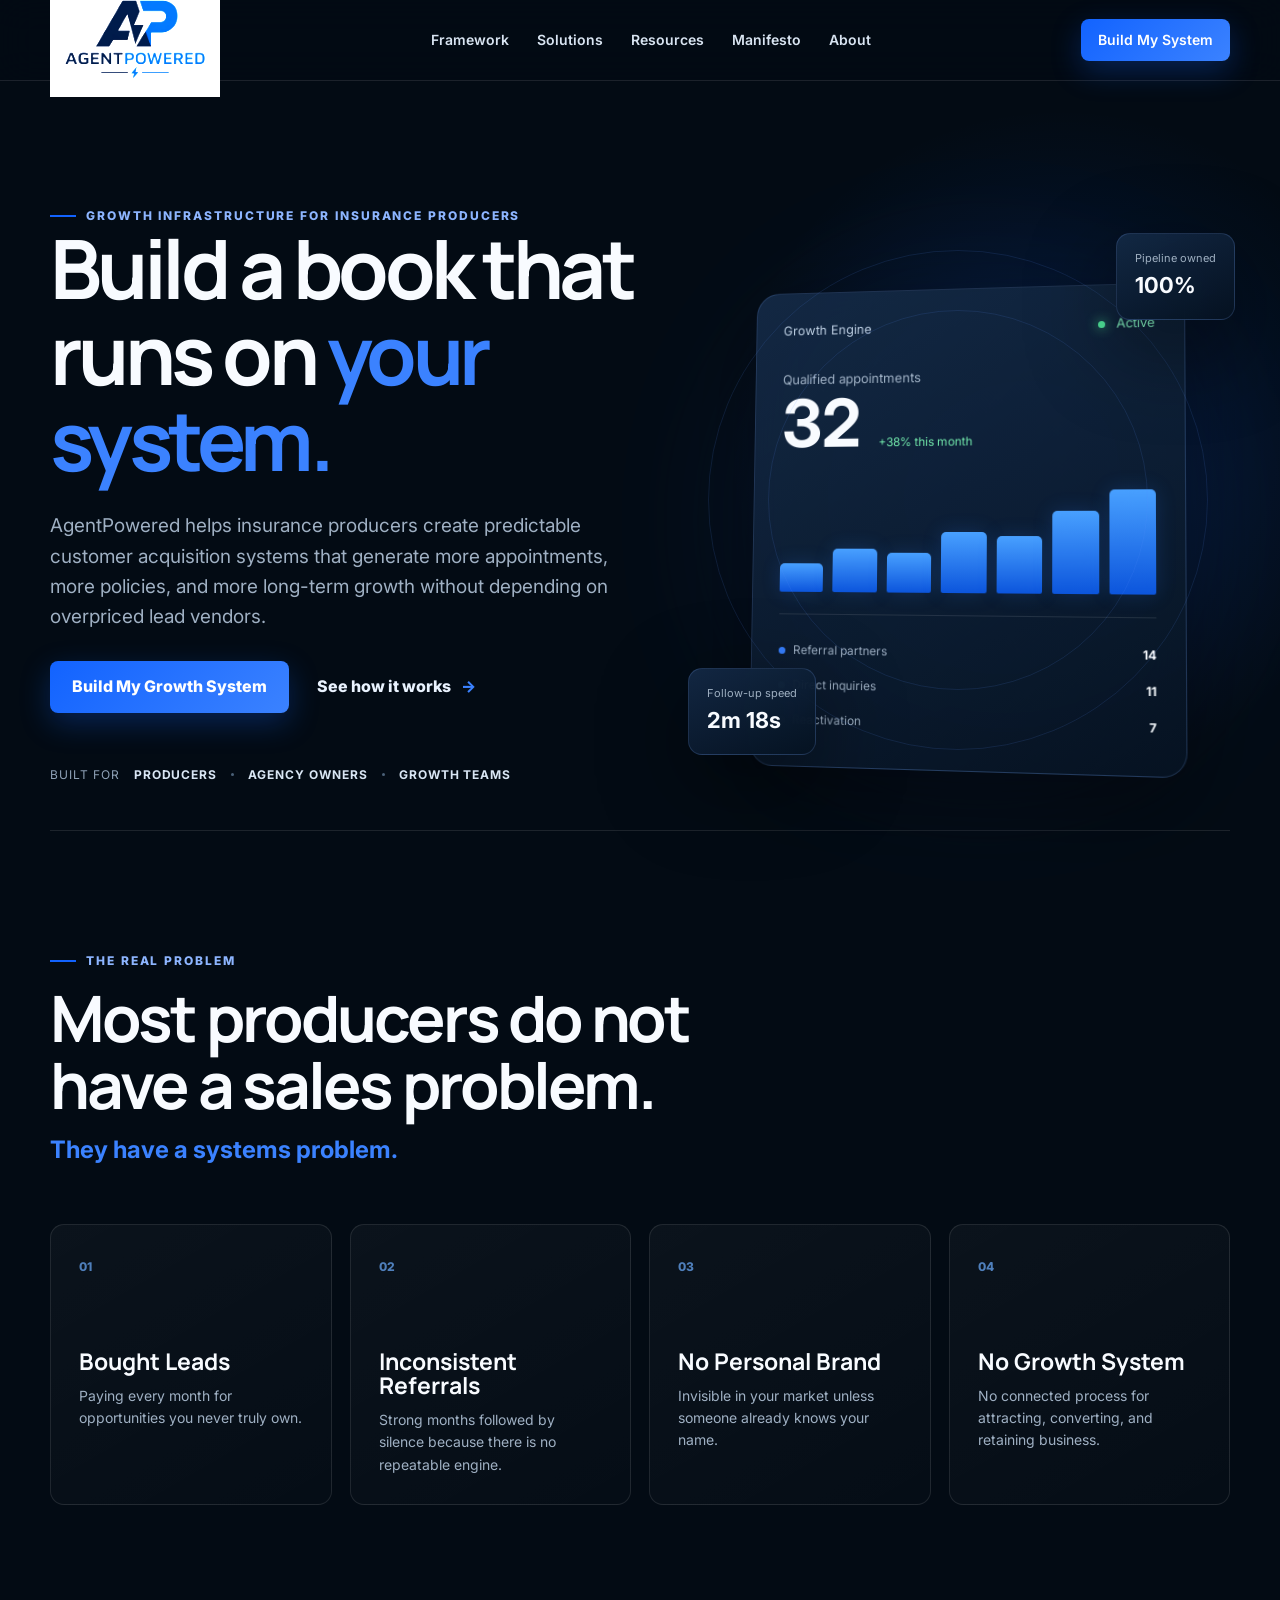
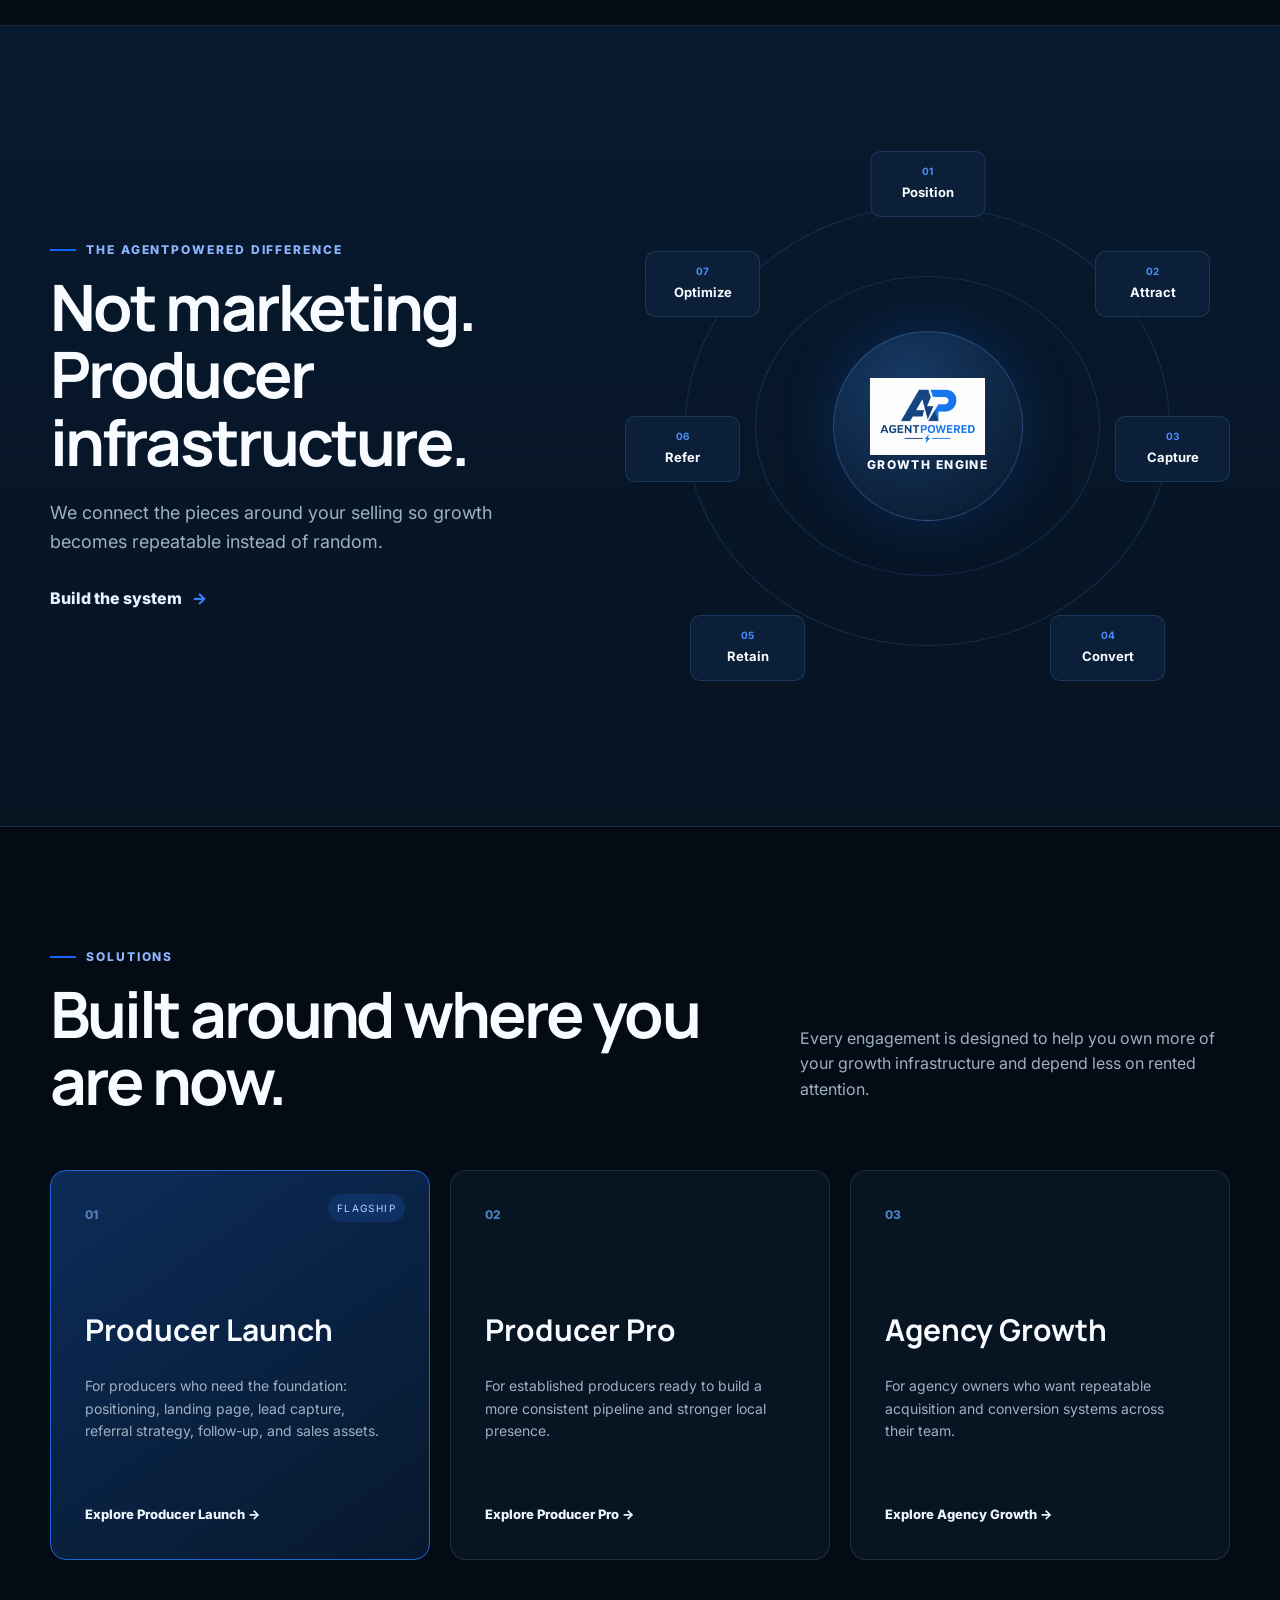
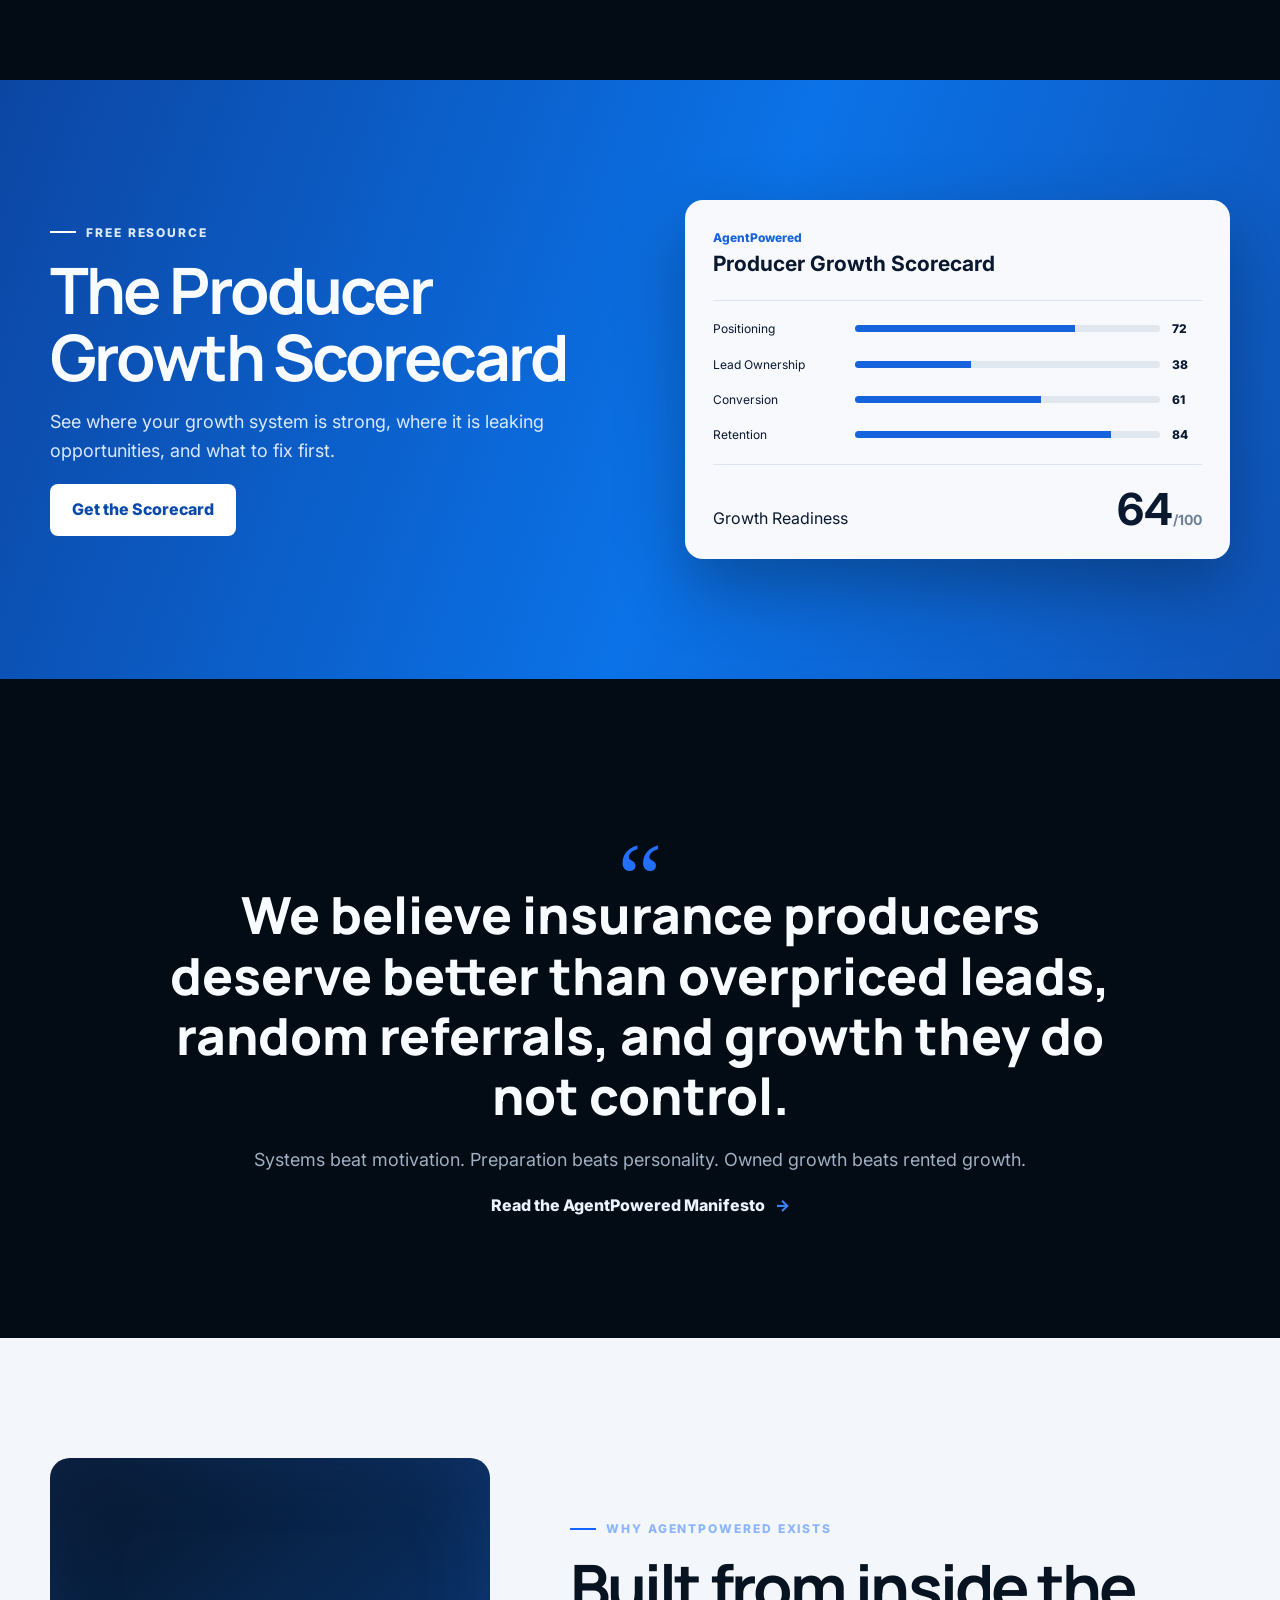
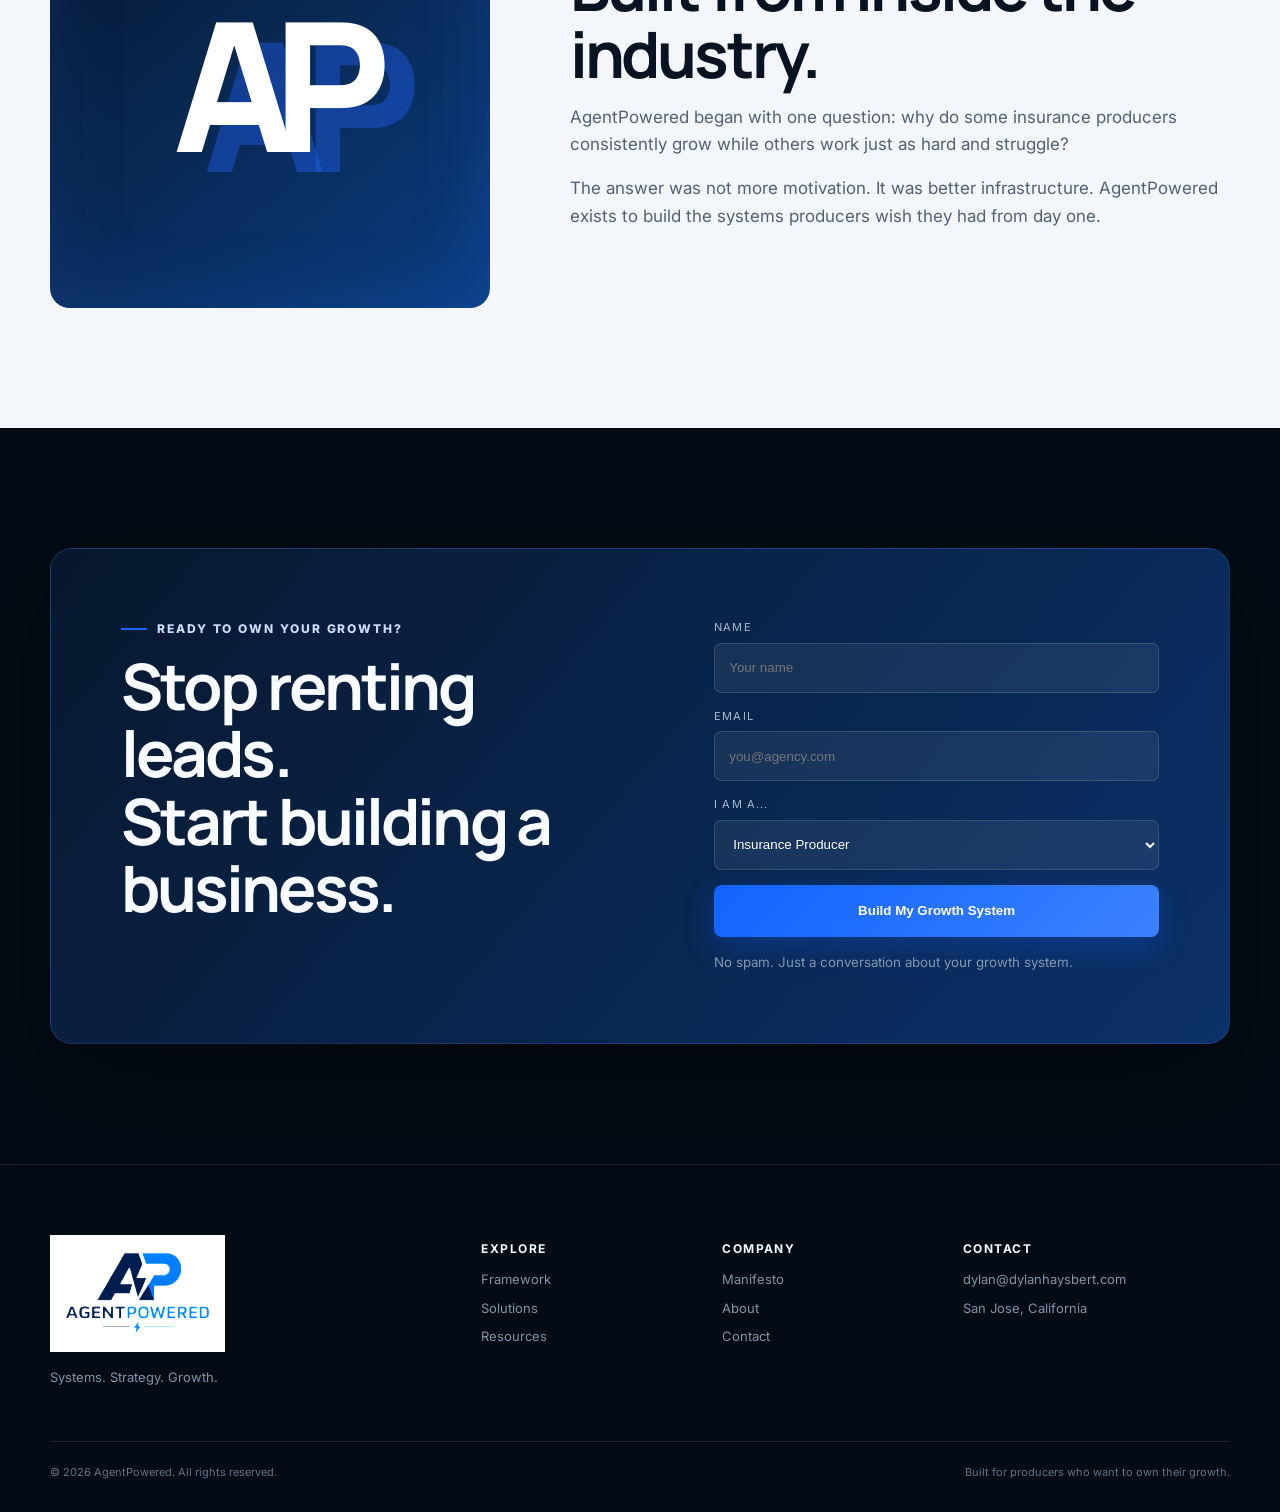
<file: index.html>
<!DOCTYPE html>
<html lang="en">
<head>
  <meta charset="UTF-8" />
  <meta name="viewport" content="width=device-width, initial-scale=1.0" />
  <title>AgentPowered | Growth Systems for Insurance Producers</title>
  <meta name="description" content="AgentPowered helps insurance producers build predictable customer acquisition systems that generate appointments, policies, referrals, and long-term growth." />
  <link rel="preconnect" href="https://fonts.googleapis.com">
  <link rel="preconnect" href="https://fonts.gstatic.com" crossorigin>
  <link href="https://fonts.googleapis.com/css2?family=Inter:wght@400;500;600;700;800&family=Manrope:wght@600;700;800&display=swap" rel="stylesheet">
  <link rel="stylesheet" href="styles.css" />
</head>
<body>
  <div class="site-shell">
    <header class="nav-wrap">
      <nav class="nav container" aria-label="Primary navigation">
        <a class="brand" href="#top" aria-label="AgentPowered home">
          <img src="assets/agentpowered-logo.png" alt="AgentPowered" />
        </a>
        <button class="menu-toggle" aria-label="Open menu" aria-expanded="false"><span></span><span></span></button>
        <div class="nav-links">
          <a href="#framework">Framework</a>
          <a href="#solutions">Solutions</a>
          <a href="#resources">Resources</a>
          <a href="#manifesto">Manifesto</a>
          <a href="#about">About</a>
        </div>
        <a class="button button-small" href="#contact">Build My System</a>
      </nav>
    </header>

    <main id="top">
      <section class="hero container">
        <div class="hero-copy reveal">
          <div class="eyebrow"><span></span> Growth infrastructure for insurance producers</div>
          <h1>Build a book that runs on <em>your system.</em></h1>
          <p>AgentPowered helps insurance producers create predictable customer acquisition systems that generate more appointments, more policies, and more long-term growth without depending on overpriced lead vendors.</p>
          <div class="hero-actions">
            <a class="button" href="#contact">Build My Growth System</a>
            <a class="text-link" href="#framework">See how it works <span>→</span></a>
          </div>
          <div class="trust-row">
            <span>Built for</span>
            <strong>Producers</strong><i></i><strong>Agency Owners</strong><i></i><strong>Growth Teams</strong>
          </div>
        </div>
        <div class="hero-visual reveal delay-1">
          <div class="glow"></div>
          <div class="dashboard-card main-card">
            <div class="card-top"><span>Growth Engine</span><span class="live"><b></b> Active</span></div>
            <div class="metric"><small>Qualified appointments</small><strong>32</strong><span>+38% this month</span></div>
            <div class="bars" aria-hidden="true">
              <i style="height:25%"></i><i style="height:38%"></i><i style="height:34%"></i><i style="height:52%"></i><i style="height:49%"></i><i style="height:70%"></i><i style="height:88%"></i>
            </div>
            <div class="source-list">
              <div><span><b class="dot blue"></b>Referral partners</span><strong>14</strong></div>
              <div><span><b class="dot cyan"></b>Direct inquiries</span><strong>11</strong></div>
              <div><span><b class="dot white"></b>Reactivation</span><strong>7</strong></div>
            </div>
          </div>
          <div class="dashboard-card float-card one"><small>Pipeline owned</small><strong>100%</strong></div>
          <div class="dashboard-card float-card two"><small>Follow-up speed</small><strong>2m 18s</strong></div>
          <div class="orbit orbit-one"></div><div class="orbit orbit-two"></div>
        </div>
      </section>

      <section class="problem section container">
        <div class="section-heading reveal">
          <div class="eyebrow"><span></span> The real problem</div>
          <h2>Most producers do not have a sales problem.</h2>
          <p>They have a systems problem.</p>
        </div>
        <div class="problem-grid">
          <article class="problem-card reveal"><span>01</span><h3>Bought Leads</h3><p>Paying every month for opportunities you never truly own.</p></article>
          <article class="problem-card reveal delay-1"><span>02</span><h3>Inconsistent Referrals</h3><p>Strong months followed by silence because there is no repeatable engine.</p></article>
          <article class="problem-card reveal delay-2"><span>03</span><h3>No Personal Brand</h3><p>Invisible in your market unless someone already knows your name.</p></article>
          <article class="problem-card reveal delay-3"><span>04</span><h3>No Growth System</h3><p>No connected process for attracting, converting, and retaining business.</p></article>
        </div>
      </section>

      <section id="framework" class="framework section">
        <div class="container framework-grid">
          <div class="framework-copy reveal">
            <div class="eyebrow"><span></span> The AgentPowered difference</div>
            <h2>Not marketing. <br>Producer infrastructure.</h2>
            <p>We connect the pieces around your selling so growth becomes repeatable instead of random.</p>
            <a class="text-link" href="#contact">Build the system <span>→</span></a>
          </div>
          <div class="engine reveal delay-1">
            <div class="engine-center"><img src="assets/agentpowered-logo.png" alt="" /><span>Growth Engine</span></div>
            <div class="engine-item i1"><b>01</b><span>Position</span></div>
            <div class="engine-item i2"><b>02</b><span>Attract</span></div>
            <div class="engine-item i3"><b>03</b><span>Capture</span></div>
            <div class="engine-item i4"><b>04</b><span>Convert</span></div>
            <div class="engine-item i5"><b>05</b><span>Retain</span></div>
            <div class="engine-item i6"><b>06</b><span>Refer</span></div>
            <div class="engine-item i7"><b>07</b><span>Optimize</span></div>
          </div>
        </div>
      </section>

      <section id="solutions" class="solutions section container">
        <div class="section-heading split reveal">
          <div><div class="eyebrow"><span></span> Solutions</div><h2>Built around where you are now.</h2></div>
          <p>Every engagement is designed to help you own more of your growth infrastructure and depend less on rented attention.</p>
        </div>
        <div class="solution-grid">
          <article class="solution-card featured reveal">
            <div class="tag">Flagship</div><span class="number">01</span><h3>Producer Launch</h3><p>For producers who need the foundation: positioning, landing page, lead capture, referral strategy, follow-up, and sales assets.</p><a href="#contact">Explore Producer Launch →</a>
          </article>
          <article class="solution-card reveal delay-1"><span class="number">02</span><h3>Producer Pro</h3><p>For established producers ready to build a more consistent pipeline and stronger local presence.</p><a href="#contact">Explore Producer Pro →</a></article>
          <article class="solution-card reveal delay-2"><span class="number">03</span><h3>Agency Growth</h3><p>For agency owners who want repeatable acquisition and conversion systems across their team.</p><a href="#contact">Explore Agency Growth →</a></article>
        </div>
      </section>

      <section id="resources" class="resource-band section">
        <div class="container resource-grid">
          <div class="reveal"><div class="eyebrow"><span></span> Free resource</div><h2>The Producer Growth Scorecard</h2><p>See where your growth system is strong, where it is leaking opportunities, and what to fix first.</p><a class="button" href="#contact">Get the Scorecard</a></div>
          <div class="scorecard reveal delay-1"><div class="score-head"><span>AgentPowered</span><b>Producer Growth Scorecard</b></div><div class="score-line"><span>Positioning</span><i><b style="width:72%"></b></i><em>72</em></div><div class="score-line"><span>Lead Ownership</span><i><b style="width:38%"></b></i><em>38</em></div><div class="score-line"><span>Conversion</span><i><b style="width:61%"></b></i><em>61</em></div><div class="score-line"><span>Retention</span><i><b style="width:84%"></b></i><em>84</em></div><div class="score-total"><span>Growth Readiness</span><strong>64<span>/100</span></strong></div></div>
        </div>
      </section>

      <section id="manifesto" class="manifesto section container reveal">
        <div class="quote-mark">“</div>
        <blockquote>We believe insurance producers deserve better than overpriced leads, random referrals, and growth they do not control.</blockquote>
        <p>Systems beat motivation. Preparation beats personality. Owned growth beats rented growth.</p>
        <a class="text-link" href="#contact">Read the AgentPowered Manifesto <span>→</span></a>
      </section>

      <section id="about" class="about section">
        <div class="container about-grid">
          <div class="about-number reveal"><span>AP</span></div>
          <div class="about-copy reveal delay-1"><div class="eyebrow"><span></span> Why AgentPowered exists</div><h2>Built from inside the industry.</h2><p>AgentPowered began with one question: why do some insurance producers consistently grow while others work just as hard and struggle?</p><p>The answer was not more motivation. It was better infrastructure. AgentPowered exists to build the systems producers wish they had from day one.</p></div>
        </div>
      </section>

      <section id="contact" class="cta section container reveal">
        <div><div class="eyebrow light"><span></span> Ready to own your growth?</div><h2>Stop renting leads.<br>Start building a business.</h2></div>
        <form class="contact-form" id="contactForm">
          <label><span>Name</span><input type="text" name="name" placeholder="Your name" required></label>
          <label><span>Email</span><input type="email" name="email" placeholder="you@agency.com" required></label>
          <label><span>I am a...</span><select name="role"><option>Insurance Producer</option><option>Agency Owner</option><option>Sales Leader</option><option>Other</option></select></label>
          <button class="button" type="submit">Build My Growth System</button>
          <small id="formMessage">No spam. Just a conversation about your growth system.</small>
        </form>
      </section>
    </main>

    <footer class="footer">
      <div class="container footer-grid">
        <div><img src="assets/agentpowered-logo.png" alt="AgentPowered"><p>Systems. Strategy. Growth.</p></div>
        <div><strong>Explore</strong><a href="#framework">Framework</a><a href="#solutions">Solutions</a><a href="#resources">Resources</a></div>
        <div><strong>Company</strong><a href="#manifesto">Manifesto</a><a href="#about">About</a><a href="#contact">Contact</a></div>
        <div><strong>Contact</strong><a href="mailto:dylan@dylanhaysbert.com">dylan@dylanhaysbert.com</a><p>San Jose, California</p></div>
      </div>
      <div class="container copyright"><span>© <span id="year"></span> AgentPowered. All rights reserved.</span><span>Built for producers who want to own their growth.</span></div>
    </footer>
  </div>
  <script src="script.js"></script>
</body>
</html>
</file>
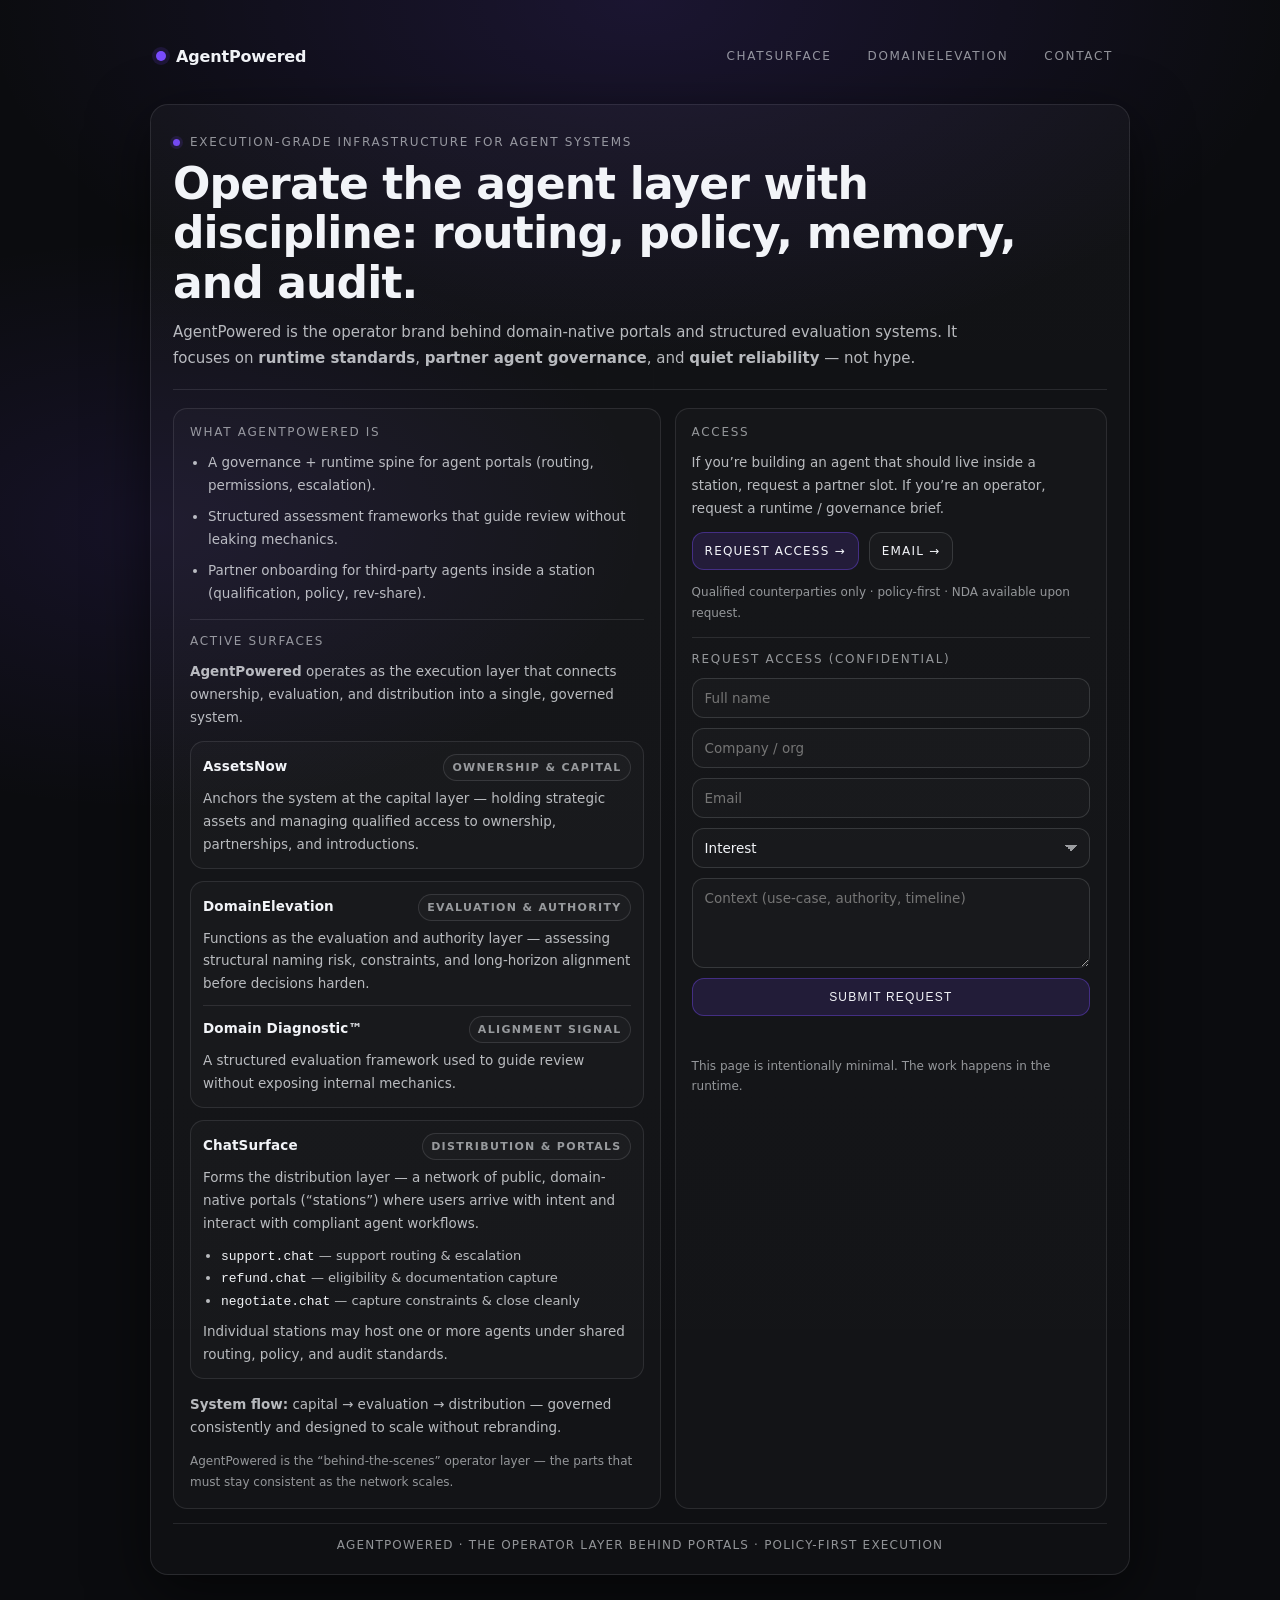
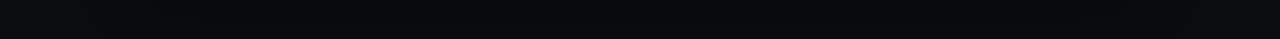
<file: 7.17index.html>
<!doctype html>
<html lang="en">
<head>
  <meta charset="utf-8" />
  <meta name="viewport" content="width=device-width,initial-scale=1" />
  <title>AgentPowered — Execution-grade infrastructure for agent systems</title>
  <meta name="description" content="AgentPowered is an execution-grade brand layer behind domain-native agent portals and diagnostic systems." />
  <meta name="robots" content="index,follow" />
  <link rel="canonical" href="https://agentpowered.com/" />

  <!-- Open Graph -->
  <meta property="og:type" content="website" />
  <meta property="og:title" content="AgentPowered" />
  <meta property="og:description" content="Execution-grade infrastructure for agent systems." />
  <meta property="og:url" content="https://agentpowered.com/" />
  <meta property="og:image" content="https://agentpowered.com/og.png" />
  <meta name="twitter:card" content="summary_large_image" />

  <link rel="icon" href="/favicon.ico" sizes="any" />
  <link rel="icon" href="/favicon.svg" type="image/svg+xml" />
  <link rel="apple-touch-icon" href="/apple-touch-icon.png" />

  <style>
    :root{
      /* AgentPowered — Color Tokens v1.0 (locked) */
      --ap-bg:#0B0C0F;
      --ap-panel:#10131A;
      --ap-panel-2:#0E1117;

      --ap-ink:#F2F4F8;
      --ap-muted:rgba(242,244,248,.74);
      --ap-muted2:rgba(242,244,248,.58);

      --ap-line:rgba(242,244,248,.10);
      --ap-line-strong:rgba(242,244,248,.16);

      --ap-accent:#7A4CFF;
      --ap-accent-soft:rgba(122,76,255,.14);
      --ap-accent-glow:rgba(122,76,255,.22);

      --ap-shadow:0 18px 60px rgba(0,0,0,.55);

      --radius:18px;
      --radiusSm:14px;
      --max:980px;

      --sans: ui-sans-serif, system-ui, -apple-system, Segoe UI, Roboto, Helvetica, Arial;
      --track:.14em;
    }

    *{ box-sizing:border-box; margin:0; padding:0; }
    html, body{ width:100%; overflow-x:hidden; }
    html{ scroll-behavior:smooth; }

    body{
      background:
        radial-gradient(1100px 600px at 50% 0%, var(--ap-accent-soft), transparent 60%),
        radial-gradient(900px 520px at 12% 32%, rgba(122,76,255,.10), transparent 55%),
        var(--ap-bg);
      color: var(--ap-ink);
      font-family: var(--sans);
      -webkit-font-smoothing: antialiased;
      -moz-osx-font-smoothing: grayscale;
      text-rendering: optimizeLegibility;
      padding: 28px 20px 64px;
    }

    a{ color:inherit; text-decoration:none; }
    a:hover{ opacity:.92; }

    .wrap{ max-width: var(--max); margin: 0 auto; }

    header{
      display:flex;
      align-items:center;
      justify-content:space-between;
      gap:16px;
      padding: 10px 6px 18px;
    }

    .brand{
      display:flex;
      align-items:baseline;
      gap:10px;
      letter-spacing:-0.01em;
      font-weight:650;
      white-space:nowrap;
    }

    .sig{
      width:10px; height:10px; border-radius:999px;
      background: var(--ap-accent);
      box-shadow: 0 0 0 4px var(--ap-accent-soft);
      transform: translateY(-1px);
    }

    /* ===== Nav (fixed for Option A) ===== */
    .topnav{
      display:flex;
      align-items:center;
      gap:12px;
    }

    .navlinks{
      display:flex;
      gap:14px;
      flex-wrap:wrap;
      justify-content:flex-end;
      align-items:center;
    }

    .navlink{
      font-size:12px;
      letter-spacing: var(--track);
      text-transform: uppercase;
      color: var(--ap-muted2);
      padding: 10px 10px;
      border-radius: 999px;
      border: 1px solid transparent;
    }
    .navlink:hover{ border-color: var(--ap-line); color: var(--ap-muted); }

    /* Single-action mobile CTA */
    .navCta{
      display:none;
      font-size:12px;
      letter-spacing: var(--track);
      text-transform: uppercase;
      padding: 10px 12px;
      border-radius: 999px;
      border: 1px solid rgba(242,244,248,.14);
      background: rgba(255,255,255,.02);
      color: var(--ap-ink);
      white-space:nowrap;
    }
    .navCta:hover{ border-color: rgba(122,76,255,.35); }

    .hero{
      margin-top: 12px;
      background: linear-gradient(180deg, rgba(255,255,255,.03), rgba(255,255,255,.02));
      border: 1px solid var(--ap-line);
      border-radius: var(--radius);
      box-shadow: var(--ap-shadow);
      padding: 30px 22px 22px;
      position:relative;
      overflow:hidden;
    }

    /* subtle “execution grid” */
    .hero::after{
      content:"";
      position:absolute;
      inset:-2px;
      pointer-events:none;
      background:
        linear-gradient(to right, rgba(242,244,248,.05) 1px, transparent 1px),
        linear-gradient(to bottom, rgba(242,244,248,.04) 1px, transparent 1px);
      background-size: 56px 56px;
      opacity:.10;
      mask-image: radial-gradient(closest-side at 50% 18%, black 0%, transparent 70%);
    }

    .kicker{
      font-size:12px;
      letter-spacing: var(--track);
      text-transform: uppercase;
      color: var(--ap-muted2);
      margin-bottom: 10px;
      display:flex;
      align-items:center;
      gap:10px;
      flex-wrap:wrap;
      position:relative;
      z-index:1;
    }

    .kdot{
      width:7px; height:7px; border-radius:999px;
      background: rgba(122,76,255,.95);
      box-shadow: 0 0 0 3px var(--ap-accent-soft);
    }

    h1{
      font-size: clamp(28px, 4.2vw, 44px);
      line-height: 1.12;
      letter-spacing: -0.02em;
      margin-bottom: 12px;
      max-width: 34ch;
      position:relative;
      z-index:1;
    }

    .lede{
      color: var(--ap-muted);
      line-height: 1.75;
      font-size: 15px;
      max-width: 86ch;
      position:relative;
      z-index:1;
    }

    .rail{
      margin-top: 18px;
      border-top: 1px solid var(--ap-line);
      padding-top: 18px;
      display:grid;
      grid-template-columns: 1.06fr .94fr;
      gap: 14px;
      position:relative;
      z-index:1;
    }

    .panel{
      border: 1px solid rgba(242,244,248,.10);
      border-radius: var(--radiusSm);
      background: rgba(255,255,255,.02);
      padding: 16px;
    }

    .panelTitle{
      font-size:12px;
      letter-spacing: var(--track);
      text-transform: uppercase;
      color: var(--ap-muted2);
      margin-bottom: 12px;
    }

    .sys{ display:grid; gap:12px; }

.sys p{ color: var(--ap-muted); font-size: 13.5px; line-height: 1.7; }

.sysBlock{
  border: 1px solid rgba(242,244,248,.10);
  border-radius: 14px;
  background: rgba(255,255,255,.02);
  padding: 12px;
}

.sysSub{
  margin-top: 10px;
  border-top: 1px solid rgba(242,244,248,.10);
  padding-top: 10px;
}

.sysHead{
  display:flex;
  align-items:baseline;
  justify-content:space-between;
  gap:10px;
  font-weight: 650;
  letter-spacing: .01em;
  font-size: 13.5px;
  margin-bottom: 6px;
}

.sysTag{
  font-size: 11px;
  letter-spacing: .12em;
  text-transform: uppercase;
  color: var(--ap-muted2);
  border: 1px solid rgba(242,244,248,.12);
  padding: 6px 8px;
  border-radius: 999px;
  background: rgba(255,255,255,.02);
  white-space: nowrap;
}

.sysList{
  margin: 10px 0 0;
  padding-left: 18px;
  color: var(--ap-muted);
  font-size: 13px;
  line-height: 1.65;
}

.mono{
  font-family: ui-monospace, SFMono-Regular, Menlo, Monaco, Consolas, "Liberation Mono", monospace;
  color: var(--ap-ink);
}

.sysNote{ margin-top: 8px; color: var(--ap-muted2); font-size: 12.5px; }

.sysFooter{
  margin-top: 2px;
  color: var(--ap-muted);
  font-size: 13.5px;
  line-height: 1.7;
}
    
    .linkBlock{
  display:block;
  color: inherit;
  text-decoration: none;
  transition: border-color .2s ease, background .2s ease;
}

.linkBlock:hover{
  border-color: rgba(122,76,255,.35);
  background: rgba(122,76,255,.04);
}

.linkBlock:hover .sysHead{
  color: var(--ap-ink);
}
    
    .bullets{
      margin: 0;
      padding-left: 18px;
      color: var(--ap-muted);
      font-size: 13.5px;
      line-height: 1.7;
    }
    .bullets li{ margin-bottom: 8px; }
    .bullets li:last-child{ margin-bottom: 0; }

    .tiles{
      display:grid;
      grid-template-columns: repeat(2, minmax(0, 1fr));
      gap: 10px;
    }

    .tile{
      border: 1px solid rgba(242,244,248,.10);
      border-radius: 14px;
      padding: 12px 12px 11px;
      background: rgba(255,255,255,.02);
      min-height: 84px;
    }
    .tile:hover{ border-color: rgba(122,76,255,.28); }

    .tileName{
      font-weight: 650;
      letter-spacing: .01em;
      font-size: 13.5px;
      margin-bottom: 6px;
    }

    .tileMeta{
      font-size: 12.5px;
      line-height: 1.55;
      color: var(--ap-muted);
    }

    .badge{
      margin-top: 10px;
      display:inline-flex;
      align-items:center;
      gap:8px;
      font-size:11px;
      letter-spacing: .12em;
      text-transform: uppercase;
      color: var(--ap-muted2);
    }
    .badgeDot{
      width:7px; height:7px; border-radius:999px;
      background: rgba(122,76,255,.95);
      box-shadow: 0 0 0 3px var(--ap-accent-soft);
    }

    .side p{
      color: var(--ap-muted);
      font-size: 13.5px;
      line-height: 1.7;
      margin-bottom: 10px;
    }

    .ctaRow{
      display:flex;
      gap:10px;
      flex-wrap:wrap;
      margin-top: 12px;
    }

    .btn{
      display:inline-flex;
      align-items:center;
      justify-content:center;
      gap:8px;
      padding: 11px 12px;
      border-radius: 12px;
      border: 1px solid rgba(242,244,248,.14);
      background: rgba(255,255,255,.02);
      color: var(--ap-ink);
      font-size: 12px;
      letter-spacing: .10em;
      text-transform: uppercase;
      white-space:nowrap;
      cursor:pointer;
    }
    .btn:hover{ border-color: rgba(122,76,255,.35); }
    .btn.primary{
      border-color: rgba(122,76,255,.38);
      background: var(--ap-accent-soft);
    }

    /* Intake */
    .intake{
      display:grid;
      gap:10px;
      margin-top: 10px;
    }
    .intake input, .intake textarea, .intake select{
      width:100%;
      border-radius: 12px;
      border: 1px solid rgba(242,244,248,.14);
      background: rgba(255,255,255,.02);
      color: var(--ap-ink);
      padding: 11px 12px;
      font: inherit;
      font-size: 13.5px;
      outline: none;
    }
    .intake textarea{ min-height: 90px; resize: vertical; }

    /* Make the select readable across browsers */
    .intake select{
      appearance:none;
      -webkit-appearance:none;
      -moz-appearance:none;
      padding-right: 40px;
      background-image:
        linear-gradient(45deg, transparent 50%, rgba(242,244,248,.60) 50%),
        linear-gradient(135deg, rgba(242,244,248,.60) 50%, transparent 50%);
      background-position:
        calc(100% - 18px) 50%,
        calc(100% - 12px) 50%;
      background-size: 6px 6px, 6px 6px;
      background-repeat:no-repeat;
    }

    .intake input:focus,
    .intake textarea:focus,
    .intake select:focus{
      border-color: rgba(122,76,255,.45);
      box-shadow: 0 0 0 3px var(--ap-accent-soft);
    }

    .fineprint{
      margin-top: 12px;
      color: var(--ap-muted2);
      font-size: 12px;
      line-height: 1.7;
      max-width: 90ch;
    }

    .divider{
      height:1px;
      background: var(--ap-line);
      margin: 14px 0;
    }

    .status{
      color: var(--ap-muted2);
      font-size: 12px;
      line-height: 1.6;
      min-height: 18px;
    }

    footer{
      margin-top: 14px;
      text-align:center;
      color: var(--ap-muted2);
      font-size: 12px;
      letter-spacing: .10em;
      text-transform: uppercase;
      padding: 14px 0 0;
      border-top: 1px solid rgba(242,244,248,.10);
    }

    @media (max-width: 860px){
      /* Option A: hide links, show single CTA */
      .navlinks{ display:none; }
      .navCta{ display:inline-flex; }

      .rail{ grid-template-columns: 1fr; }
      .tiles{ grid-template-columns: 1fr; }
    }
    @media (max-width: 520px){
      body{ padding: 22px 16px 54px; }
      .hero{ padding: 26px 18px 18px; }
    }
  </style>
</head>

<body>
  <div class="wrap">
    <header>
      <a class="brand" href="/" aria-label="AgentPowered home">
        <span class="sig" aria-hidden="true"></span>
        <span>AgentPowered</span>
      </a>

      <nav class="topnav" aria-label="AgentPowered navigation">
        <div class="navlinks">
          <a class="navlink" href="/chatsurface/">ChatSurface</a>
          <a class="navlink" href="/domainelevation/">DomainElevation</a>
          <a class="navlink" href="#contact">Contact</a>
        </div>

        <a class="navCta" href="#contact">Access →</a>
      </nav>
    </header>

    <main class="hero" role="main">
      <div class="kicker">
        <span class="kdot" aria-hidden="true"></span>
        <span>Execution-grade infrastructure for agent systems</span>
      </div>

      <h1>Operate the agent layer with discipline: routing, policy, memory, and audit.</h1>

      <p class="lede">
        AgentPowered is the operator brand behind domain-native portals and structured evaluation systems.
        It focuses on <strong>runtime standards</strong>, <strong>partner agent governance</strong>, and <strong>quiet reliability</strong> — not hype.
      </p>

      <div class="rail" aria-label="Panels">
        <!-- LEFT -->
        <section class="panel" aria-label="What we do">
          <div class="panelTitle">What AgentPowered is</div>
          <ul class="bullets">
            <li>A governance + runtime spine for agent portals (routing, permissions, escalation).</li>
            <li>Structured assessment frameworks that guide review without leaking mechanics.</li>
            <li>Partner onboarding for third-party agents inside a station (qualification, policy, rev-share).</li>
          </ul>

          <div class="divider" role="separator" aria-hidden="true"></div>

          <div class="panelTitle">Active surfaces</div>

<div class="sys" aria-label="System architecture">
  <p>
    <strong>AgentPowered</strong> operates as the execution layer that connects ownership,
    evaluation, and distribution into a single, governed system.
  </p>

  <a class="sysBlock linkBlock" href="https://assetsnow.com/" rel="noopener">
    <div class="sysHead">
      <span>AssetsNow</span>
      <span class="sysTag">ownership &amp; capital</span>
    </div>
    <p>
      Anchors the system at the capital layer — holding strategic assets and managing
      qualified access to ownership, partnerships, and introductions.
    </p>
  </a>

  <a class="sysBlock linkBlock" href="https://domainelevation.com/" rel="noopener">
    <div class="sysHead">
      <span>DomainElevation</span>
      <span class="sysTag">evaluation &amp; authority</span>
    </div>
    <p>
      Functions as the evaluation and authority layer — assessing structural naming risk,
      constraints, and long-horizon alignment before decisions harden.
    </p>

    <div class="sysSub">
      <div class="sysHead">
        <span>Domain Diagnostic™</span>
        <span class="sysTag">alignment signal</span>
      </div>
      <p>
        A structured evaluation framework used to guide review without exposing
        internal mechanics.
      </p>
    </div>
  </a>

  <a class="sysBlock linkBlock" href="https://chatsurface.com/" rel="noopener">
    <div class="sysHead">
      <span>ChatSurface</span>
      <span class="sysTag">distribution &amp; portals</span>
    </div>
    <p>
      Forms the distribution layer — a network of public, domain-native portals (“stations”)
      where users arrive with intent and interact with compliant agent workflows.
    </p>

    <ul class="sysList">
      <li><span class="mono">support.chat</span> — support routing &amp; escalation</li>
      <li><span class="mono">refund.chat</span> — eligibility &amp; documentation capture</li>
      <li><span class="mono">negotiate.chat</span> — capture constraints &amp; close cleanly</li>
    </ul>

    <p class="sysNote">
      Individual stations may host one or more agents under shared routing,
      policy, and audit standards.
    </p>
  </a>

  <p class="sysFooter">
    <strong>System flow:</strong> capital → evaluation → distribution —
    governed consistently and designed to scale without rebranding.
  </p>
</div>

<div class="fineprint">
  AgentPowered is the “behind-the-scenes” operator layer — the parts that must stay
  consistent as the network scales.
</div>
    </section>

        <!-- RIGHT -->
        <aside class="panel side" aria-label="Contact and access" id="contact">
          <div class="panelTitle">Access</div>

          <p>
            If you’re building an agent that should live inside a station, request a partner slot.
            If you’re an operator, request a runtime / governance brief.
          </p>

          <div class="ctaRow" aria-label="Primary actions">
            <a class="btn primary" href="#request">Request access →</a>
            <a class="btn" href="mailto:contact@assetsnow.com">Email →</a>
          </div>

          <div class="fineprint">
            Qualified counterparties only · policy-first · NDA available upon request.
          </div>

          <div class="divider" role="separator" aria-hidden="true"></div>

          <div class="panelTitle" id="request">Request access (confidential)</div>

          <!-- Formspree: replace YOUR_FORM_ID -->
          <form id="ap-form" class="intake" method="POST" action="https://formspree.io/f/YOUR_FORM_ID">
            <input name="name" required placeholder="Full name" autocomplete="name" />
            <input name="company" placeholder="Company / org" autocomplete="organization" />
            <input name="email" type="email" required placeholder="Email" autocomplete="email" />
            <select name="interest" required>
              <option value="" disabled selected>Interest</option>
              <option>Partner agent inside a station</option>
              <option>Operate a station / portal</option>
              <option>Governance / runtime brief</option>
              <option>Other</option>
            </select>
            <textarea name="message" required placeholder="Context (use-case, authority, timeline)"></textarea>

            <!-- Tracking -->
            <input type="hidden" name="landing_url" />
            <input type="hidden" name="referrer" />
            <input type="hidden" name="user_agent" />
            <input type="hidden" name="timezone" />
            <input type="hidden" name="language" />

            <input type="hidden" name="_subject" value="AgentPowered — Access Request" />
            <input type="text" name="_gotcha" style="display:none" />

            <button class="btn primary" type="submit">Submit request</button>
            <div class="status" id="status" aria-live="polite"></div>
          </form>

          <div class="fineprint">
            This page is intentionally minimal. The work happens in the runtime.
          </div>
        </aside>
      </div>

      <footer>
        AgentPowered · the operator layer behind portals · policy-first execution
      </footer>
    </main>
  </div>

  <script>
    (function(){
      const form = document.getElementById("ap-form");
      const status = document.getElementById("status");
      if (!form) return;

      const setVal = (name, value) => {
        const el = form.querySelector(`[name="${name}"]`);
        if (el) el.value = value || "";
      };

      setVal("landing_url", location.href);
      setVal("referrer", document.referrer || "");
      setVal("user_agent", navigator.userAgent || "");
      setVal("timezone", Intl.DateTimeFormat().resolvedOptions().timeZone || "");
      setVal("language", navigator.language || "");

      form.addEventListener("submit", async (e) => {
        e.preventDefault();
        if (status) status.textContent = "Sending…";

        try{
          const res = await fetch(form.action, {
            method: "POST",
            body: new FormData(form),
            headers: { "Accept": "application/json" }
          });

          if (!res.ok) throw new Error("Bad response");

          if (status) status.textContent = "Sent.";
          form.reset();

          // Optional redirect
          // window.location.href = "https://agentpowered.com/thanks.html";

        } catch (err){
          if (status) status.textContent = "Couldn’t send right now. Please email contact@assetsnow.com.";
          console.error("Form submit failed:", err);
        }
      });
    })();
  </script>
</body>
</html>
</file>
<file: styles.css>
:root{--navy:#061528;--navy2:#0b213c;--blue:#1263ff;--blue2:#3b82ff;--cyan:#6de7ff;--white:#f8fbff;--muted:#9fb0c3;--line:rgba(255,255,255,.1);--dark:#030b14;--max:1180px}*{box-sizing:border-box}html{scroll-behavior:smooth}body{margin:0;background:var(--dark);color:var(--white);font-family:Inter,Arial,sans-serif;line-height:1.6}.site-shell{overflow:hidden}.container{width:min(var(--max),calc(100% - 40px));margin:auto}.nav-wrap{position:fixed;z-index:50;width:100%;top:0;background:rgba(3,11,20,.72);backdrop-filter:blur(18px);border-bottom:1px solid var(--line)}.nav{height:80px;display:flex;align-items:center;justify-content:space-between;gap:28px}.brand img{width:170px;display:block;filter:brightness(1.45)}.nav-links{display:flex;gap:28px}.nav a{color:#d8e4f1;text-decoration:none;font-size:14px;font-weight:600}.nav-links a:hover{color:#fff}.button{display:inline-flex;justify-content:center;align-items:center;min-height:52px;padding:0 22px;border-radius:8px;background:linear-gradient(135deg,var(--blue),var(--blue2));color:white!important;font-weight:800;text-decoration:none;border:0;cursor:pointer;box-shadow:0 10px 30px rgba(18,99,255,.28);transition:.25s}.button:hover{transform:translateY(-2px);box-shadow:0 14px 38px rgba(18,99,255,.4)}.button-small{min-height:42px;padding:0 17px}.menu-toggle{display:none;background:none;border:0}.hero{min-height:830px;padding-top:160px;display:grid;grid-template-columns:1.05fr .95fr;gap:60px;align-items:center;position:relative}.hero:before{content:"";position:absolute;width:700px;height:700px;border-radius:50%;background:radial-gradient(circle,rgba(18,99,255,.16),transparent 67%);right:-180px;top:90px}.eyebrow{text-transform:uppercase;letter-spacing:.16em;font-size:12px;font-weight:800;color:#8db5ff;display:flex;align-items:center;gap:10px}.eyebrow span{width:26px;height:2px;background:var(--blue)}h1,h2,h3{font-family:Manrope,Inter,sans-serif;margin:0;line-height:1.05}h1{font-size:clamp(54px,6.4vw,88px);letter-spacing:-.055em;max-width:780px}h1 em{font-style:normal;color:var(--blue2)}.hero-copy>p{font-size:19px;color:var(--muted);max-width:680px;margin:28px 0}.hero-actions{display:flex;align-items:center;gap:28px}.text-link{color:#eaf3ff;text-decoration:none;font-weight:800}.text-link span{color:var(--blue2);margin-left:7px}.trust-row{margin-top:52px;display:flex;align-items:center;gap:14px;color:#8fa2b7;font-size:12px;text-transform:uppercase;letter-spacing:.08em}.trust-row strong{color:#d9e6f4}.trust-row i{width:3px;height:3px;border-radius:50%;background:#4b6178}.hero-visual{height:560px;position:relative}.dashboard-card{background:linear-gradient(155deg,rgba(19,41,69,.94),rgba(5,18,33,.95));border:1px solid rgba(129,174,255,.18);box-shadow:0 28px 90px rgba(0,0,0,.45);backdrop-filter:blur(20px)}.main-card{position:absolute;width:82%;left:9%;top:70px;border-radius:24px;padding:28px;transform:perspective(1000px) rotateY(-7deg) rotateX(3deg)}.card-top,.source-list div{display:flex;justify-content:space-between;align-items:center}.card-top{font-size:13px;color:#bed0e4}.live{color:#82f2bf}.live b{display:inline-block;width:7px;height:7px;border-radius:50%;background:#50e69b;margin-right:7px;box-shadow:0 0 12px #50e69b}.metric{margin:30px 0 12px}.metric small{display:block;color:#9fb1c5}.metric strong{font-size:68px;line-height:1;display:inline-block;margin-right:18px}.metric span{color:#72e9ac;font-size:12px}.bars{height:150px;display:flex;gap:10px;align-items:end;padding:10px 0 22px;border-bottom:1px solid var(--line)}.bars i{flex:1;border-radius:5px 5px 2px 2px;background:linear-gradient(to top,#0c55dc,#48a0ff);box-shadow:0 0 20px rgba(44,127,255,.18)}.source-list{margin-top:18px}.source-list div{padding:8px 0;font-size:12px}.source-list span{color:#9dafc3}.dot{width:7px;height:7px;display:inline-block;border-radius:50%;margin-right:8px}.dot.blue{background:#367fff}.dot.cyan{background:#6de7ff}.dot.white{background:white}.float-card{position:absolute;border-radius:14px;padding:16px 18px;z-index:3}.float-card small{display:block;color:#9eafc1;font-size:11px}.float-card strong{font-size:22px}.float-card.one{right:-5px;top:18px}.float-card.two{left:-10px;bottom:20px}.glow{position:absolute;width:370px;height:370px;border-radius:50%;background:#0a62ff;filter:blur(100px);opacity:.22;left:100px;top:120px}.orbit{position:absolute;border:1px solid rgba(91,145,255,.13);border-radius:50%}.orbit-one{width:500px;height:500px;left:10px;top:35px}.orbit-two{width:380px;height:380px;left:70px;top:95px}.section{padding:120px 0}.section-heading{max-width:760px}.section-heading h2,.framework h2,.resource-band h2,.about h2,.cta h2{font-size:clamp(40px,5vw,64px);letter-spacing:-.045em;margin-top:14px}.section-heading>p{font-size:24px;color:var(--blue2);font-weight:700;margin:12px 0}.problem{border-top:1px solid var(--line)}.problem-grid{display:grid;grid-template-columns:repeat(4,1fr);gap:18px;margin-top:55px}.problem-card{min-height:255px;padding:28px;border:1px solid var(--line);border-radius:14px;background:linear-gradient(150deg,rgba(255,255,255,.035),rgba(255,255,255,.012));transition:.3s}.problem-card:hover{border-color:rgba(71,139,255,.5);transform:translateY(-6px)}.problem-card>span,.number{color:#4f7fbb;font-weight:800;font-size:12px}.problem-card h3{font-size:23px;margin:70px 0 12px}.problem-card p{color:var(--muted);margin:0;font-size:14px}.framework{background:linear-gradient(180deg,#081a30,#061321);border-top:1px solid var(--line);border-bottom:1px solid var(--line)}.framework-grid{display:grid;grid-template-columns:.9fr 1.1fr;gap:80px;align-items:center}.framework-copy p{color:var(--muted);font-size:18px;max-width:500px;margin:24px 0 30px}.engine{height:560px;position:relative}.engine:before,.engine:after{content:"";position:absolute;border-radius:50%;inset:60px;border:1px solid rgba(91,145,255,.18)}.engine:after{inset:130px}.engine-center{position:absolute;width:190px;height:190px;border-radius:50%;left:50%;top:50%;transform:translate(-50%,-50%);background:radial-gradient(circle at 40% 30%,#173b67,#071629);border:1px solid rgba(105,160,255,.3);display:flex;flex-direction:column;align-items:center;justify-content:center;box-shadow:0 0 60px rgba(20,104,255,.2);z-index:2}.engine-center img{width:115px;mix-blend-mode:screen}.engine-center span{font-weight:800;font-size:12px;text-transform:uppercase;letter-spacing:.12em}.engine-item{position:absolute;width:115px;text-align:center;padding:11px 8px;border-radius:10px;background:#0b2038;border:1px solid rgba(86,139,221,.2);z-index:3}.engine-item b{display:block;color:#4d8cff;font-size:10px}.engine-item span{font-size:13px;font-weight:700}.i1{left:50%;top:5px;transform:translateX(-50%)}.i2{right:20px;top:105px}.i3{right:0;top:270px}.i4{right:65px;bottom:25px}.i5{left:65px;bottom:25px}.i6{left:0;top:270px}.i7{left:20px;top:105px}.split{max-width:none;display:flex;align-items:end;justify-content:space-between;gap:70px}.split>p{max-width:430px;color:var(--muted);font-size:16px;font-weight:400}.solution-grid{display:grid;grid-template-columns:repeat(3,1fr);gap:20px;margin-top:55px}.solution-card{position:relative;min-height:390px;padding:34px;border:1px solid var(--line);border-radius:16px;background:#071422;display:flex;flex-direction:column}.solution-card.featured{background:linear-gradient(145deg,#0c2c59,#07182c);border-color:#1d66d6}.tag{position:absolute;right:24px;top:23px;font-size:10px;text-transform:uppercase;letter-spacing:.14em;color:#b9d4ff;background:rgba(45,120,255,.16);padding:6px 9px;border-radius:99px}.solution-card h3{font-size:30px;margin:90px 0 16px}.solution-card p{color:var(--muted);font-size:14px}.solution-card a{margin-top:auto;color:#edf5ff;text-decoration:none;font-size:13px;font-weight:800}.resource-band{background:linear-gradient(110deg,#0c46a3,#0b72e7 55%,#0f54b8)}.resource-grid{display:grid;grid-template-columns:1fr 1fr;gap:90px;align-items:center}.resource-band .eyebrow{color:#dceaff}.resource-band .eyebrow span{background:#fff}.resource-band p{max-width:530px;color:#dbe9ff;font-size:18px}.resource-band .button{background:white;color:#0b4aab!important;box-shadow:none}.scorecard{background:#f7f9fc;color:#0a1830;border-radius:18px;padding:28px;box-shadow:0 28px 70px rgba(0,0,0,.3);transform:rotate(2deg)}.score-head{border-bottom:1px solid #dce4ef;padding-bottom:20px;margin-bottom:18px}.score-head span{display:block;color:#1763dd;font-weight:800;font-size:12px}.score-head b{font-size:21px}.score-line{display:grid;grid-template-columns:130px 1fr 30px;gap:12px;align-items:center;margin:16px 0;font-size:12px}.score-line i{height:7px;background:#e1e7ef;border-radius:20px;overflow:hidden}.score-line i b{display:block;height:100%;background:#1763dd}.score-line em{font-style:normal;font-weight:800}.score-total{border-top:1px solid #dce4ef;margin-top:20px;padding-top:22px;display:flex;justify-content:space-between;align-items:end}.score-total strong{font-size:44px;line-height:1}.score-total strong span{font-size:14px;color:#708096}.manifesto{text-align:center;max-width:950px}.quote-mark{font-family:Georgia,serif;font-size:100px;color:#236fff;height:65px}.manifesto blockquote{font-family:Manrope;font-size:clamp(30px,4vw,52px);font-weight:800;line-height:1.18;margin:20px 0}.manifesto>p{color:var(--muted);font-size:18px}.about{background:#f3f7fb;color:#071321}.about-grid{display:grid;grid-template-columns:.8fr 1.2fr;gap:80px;align-items:center}.about-number{height:450px;border-radius:20px;background:linear-gradient(140deg,#07162a,#0a3d82);display:flex;align-items:center;justify-content:center;box-shadow:inset 0 0 80px rgba(54,124,255,.15)}.about-number span{font-family:Manrope;font-weight:800;font-size:180px;letter-spacing:-.13em;color:#fff;text-shadow:30px 20px 0 rgba(33,99,255,.38)}.about-copy p{font-size:17px;color:#526173}.cta{margin-top:120px;margin-bottom:120px;border-radius:22px;padding:70px!important;background:linear-gradient(130deg,#07182d,#0b316a);display:grid;grid-template-columns:1fr .85fr;gap:70px;border:1px solid rgba(89,147,255,.22);box-shadow:0 35px 100px rgba(0,0,0,.35)}.eyebrow.light{color:#c9ddff}.contact-form{display:grid;gap:15px}.contact-form label span{display:block;font-size:11px;text-transform:uppercase;letter-spacing:.1em;color:#a7b9ce;margin-bottom:6px}.contact-form input,.contact-form select{width:100%;height:50px;background:rgba(255,255,255,.065);border:1px solid rgba(255,255,255,.13);border-radius:7px;color:white;padding:0 14px;outline:none}.contact-form select option{color:#071321}.contact-form input:focus,.contact-form select:focus{border-color:#4f8cff}.contact-form small{color:#8398ae}.footer{border-top:1px solid var(--line);padding:70px 0 30px}.footer-grid{display:grid;grid-template-columns:2fr 1fr 1fr 1.4fr;gap:50px}.footer img{width:175px;filter:brightness(1.5)}.footer p,.footer a{color:#8194a8;font-size:13px;text-decoration:none;display:block;margin:8px 0}.footer strong{font-size:12px;text-transform:uppercase;letter-spacing:.12em}.copyright{border-top:1px solid var(--line);margin-top:45px;padding-top:22px;display:flex;justify-content:space-between;color:#617489;font-size:11px}.reveal{opacity:0;transform:translateY(28px);transition:opacity .7s ease,transform .7s ease}.reveal.visible{opacity:1;transform:none}.delay-1{transition-delay:.1s}.delay-2{transition-delay:.2s}.delay-3{transition-delay:.3s}@media(max-width:900px){.nav-links,.nav>.button{display:none}.menu-toggle{display:block}.menu-toggle span{display:block;width:24px;height:2px;background:white;margin:6px}.nav.open .nav-links{display:flex;position:absolute;top:80px;left:0;width:100%;background:#061321;flex-direction:column;padding:28px 30px;border-bottom:1px solid var(--line)}.hero,.framework-grid,.resource-grid,.about-grid,.cta{grid-template-columns:1fr}.hero{padding-top:140px;min-height:auto}.hero-visual{height:520px}.problem-grid,.solution-grid{grid-template-columns:1fr 1fr}.framework-copy{text-align:center}.split{display:block}.split>p{margin-top:20px}.cta{padding:50px!important}.footer-grid{grid-template-columns:1fr 1fr}}@media(max-width:620px){.container{width:min(100% - 28px,var(--max))}.nav{height:68px}.brand img{width:145px}.nav.open .nav-links{top:68px}.hero{padding-top:115px;gap:20px}.hero-actions{align-items:flex-start;flex-direction:column}.trust-row{flex-wrap:wrap}.hero-visual{height:430px}.main-card{width:94%;left:3%;top:55px;padding:20px}.metric strong{font-size:52px}.float-card.one{right:0}.float-card.two{left:0}.orbit{display:none}.section{padding:80px 0}.problem-grid,.solution-grid{grid-template-columns:1fr}.problem-card{min-height:210px}.problem-card h3{margin-top:45px}.engine{height:430px;transform:scale(.82);margin:-20px -50px}.resource-grid{gap:50px}.scorecard{transform:none}.about-number{height:280px}.about-number span{font-size:120px}.cta{margin:70px 14px;width:auto;padding:36px 22px!important}.footer-grid{grid-template-columns:1fr}.copyright{display:block}.copyright span{display:block;margin:6px 0}}
</file>
